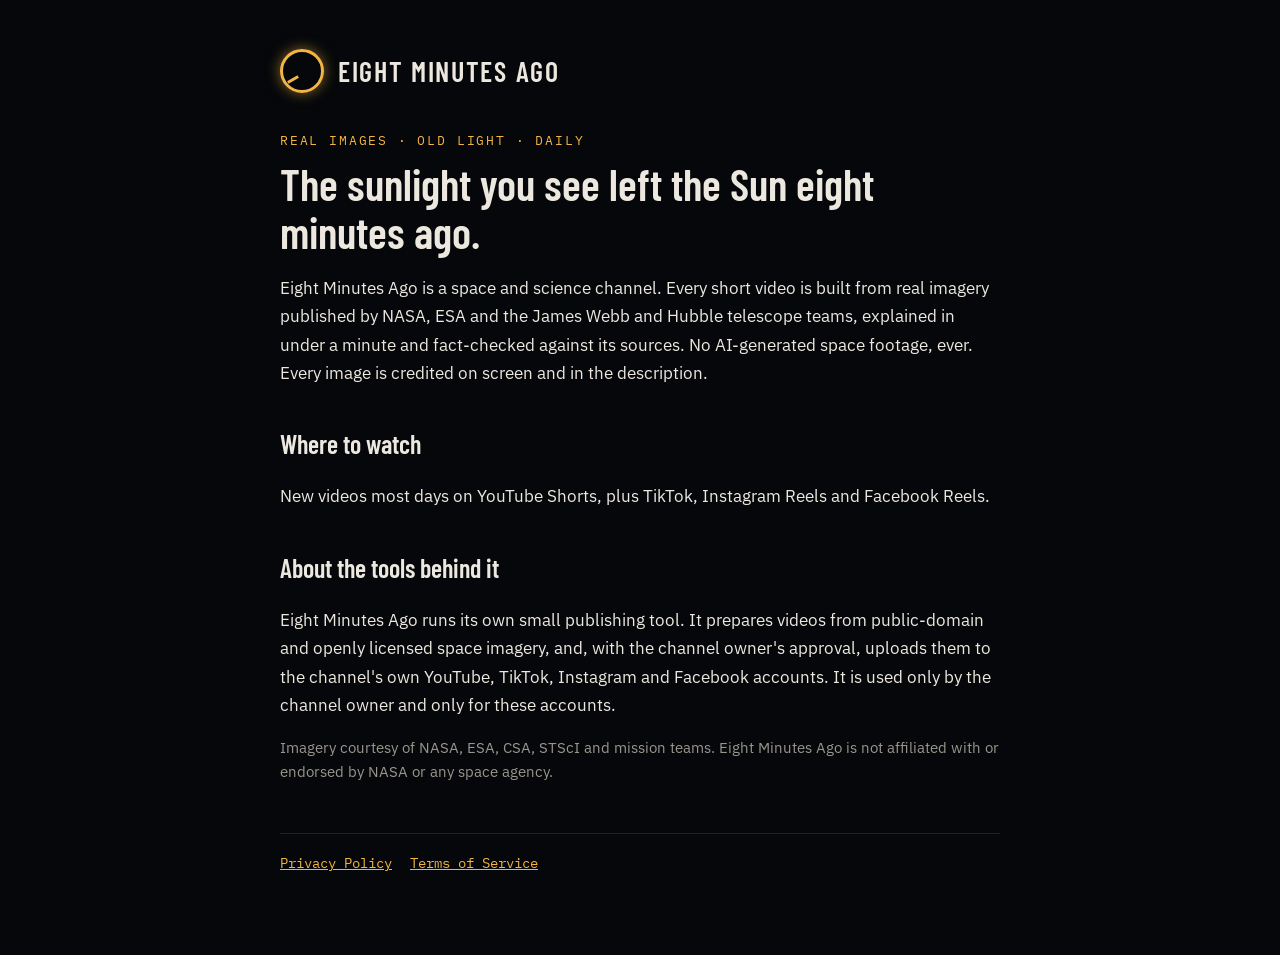
<file: index.html>
<!doctype html>
<html lang="en">
<head>
<meta charset="utf-8"><meta name="viewport" content="width=device-width, initial-scale=1">
<title>Eight Minutes Ago</title>
<meta name="description" content="Eight Minutes Ago: real space imagery, explained in under a minute.">
<link rel="preconnect" href="https://fonts.googleapis.com">
<link href="https://fonts.googleapis.com/css2?family=Barlow+Condensed:wght@600&family=IBM+Plex+Mono&family=IBM+Plex+Sans:wght@400;600&display=swap" rel="stylesheet">
<link rel="stylesheet" href="style.css">
</head>
<body>
<div class="wrap">
  <header><div class="ring" aria-hidden="true"></div><div class="brand">Eight Minutes Ago</div></header>
  <div class="tag">Real images &middot; Old light &middot; Daily</div>
  <h1>The sunlight you see left the Sun eight minutes ago.</h1>
  <p>Eight Minutes Ago is a space and science channel. Every short video is built from real imagery published by
     NASA, ESA and the James Webb and Hubble telescope teams, explained in under a minute and fact-checked against
     its sources. No AI-generated space footage, ever. Every image is credited on screen and in the description.</p>
  <h2>Where to watch</h2>
  <p>New videos most days on YouTube Shorts, plus TikTok, Instagram Reels and Facebook Reels.</p>
  <h2>About the tools behind it</h2>
  <p>Eight Minutes Ago runs its own small publishing tool. It prepares videos from public-domain and openly
     licensed space imagery, and, with the channel owner's approval, uploads them to the channel's own YouTube,
     TikTok, Instagram and Facebook accounts. It is used only by the channel owner and only for these accounts.</p>
  <p class="muted">Imagery courtesy of NASA, ESA, CSA, STScI and mission teams. Eight Minutes Ago is not affiliated with
     or endorsed by NASA or any space agency.</p>
  <nav><a href="privacy.html">Privacy Policy</a><a href="terms.html">Terms of Service</a></nav>
</div>
</body>
</html>
</file>
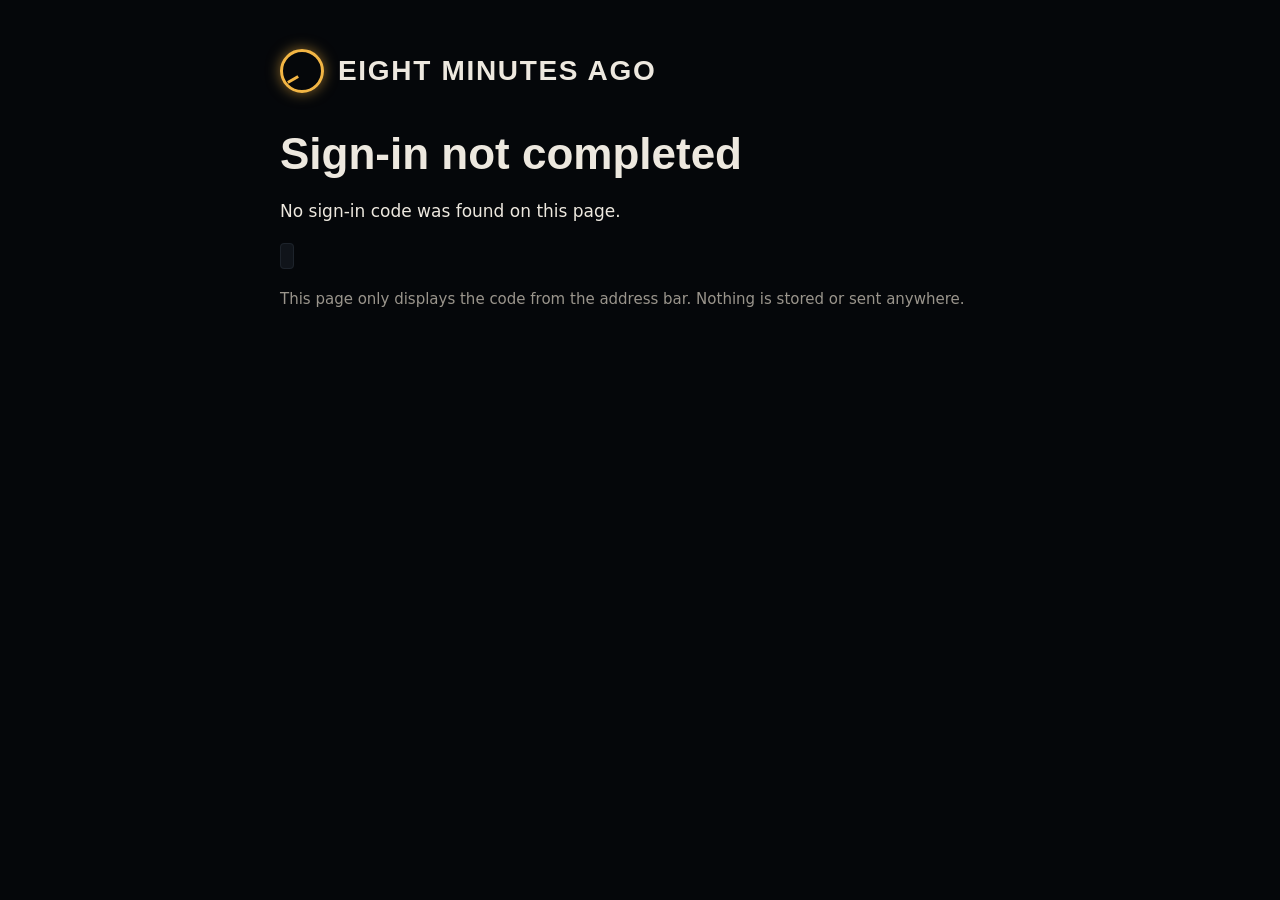
<file: callback.html>
<!doctype html>
<html lang="en">
<head>
<meta charset="utf-8"><meta name="viewport" content="width=device-width, initial-scale=1">
<meta name="robots" content="noindex">
<title>Sign-in complete · Eight Minutes Ago</title>
<link rel="stylesheet" href="style.css">
</head>
<body>
<div class="wrap">
  <header><div class="ring" aria-hidden="true"></div><div class="brand">Eight Minutes Ago</div></header>
  <h1 id="title">Sign-in complete</h1>
  <p id="msg">Copy the code below and paste it into the publishing tool on your computer.</p>
  <p><span class="code" id="code"></span></p>
  <p class="muted">This page only displays the code from the address bar. Nothing is stored or sent anywhere.</p>
</div>
<script>
  const q = new URLSearchParams(location.search);
  const code = q.get("code"), err = q.get("error") || q.get("error_description");
  if (code) { document.getElementById("code").textContent = code; }
  else {
    document.getElementById("title").textContent = "Sign-in not completed";
    document.getElementById("msg").textContent = err ? "The platform returned: " + err : "No sign-in code was found on this page.";
  }
</script>
</body>
</html>
</file>
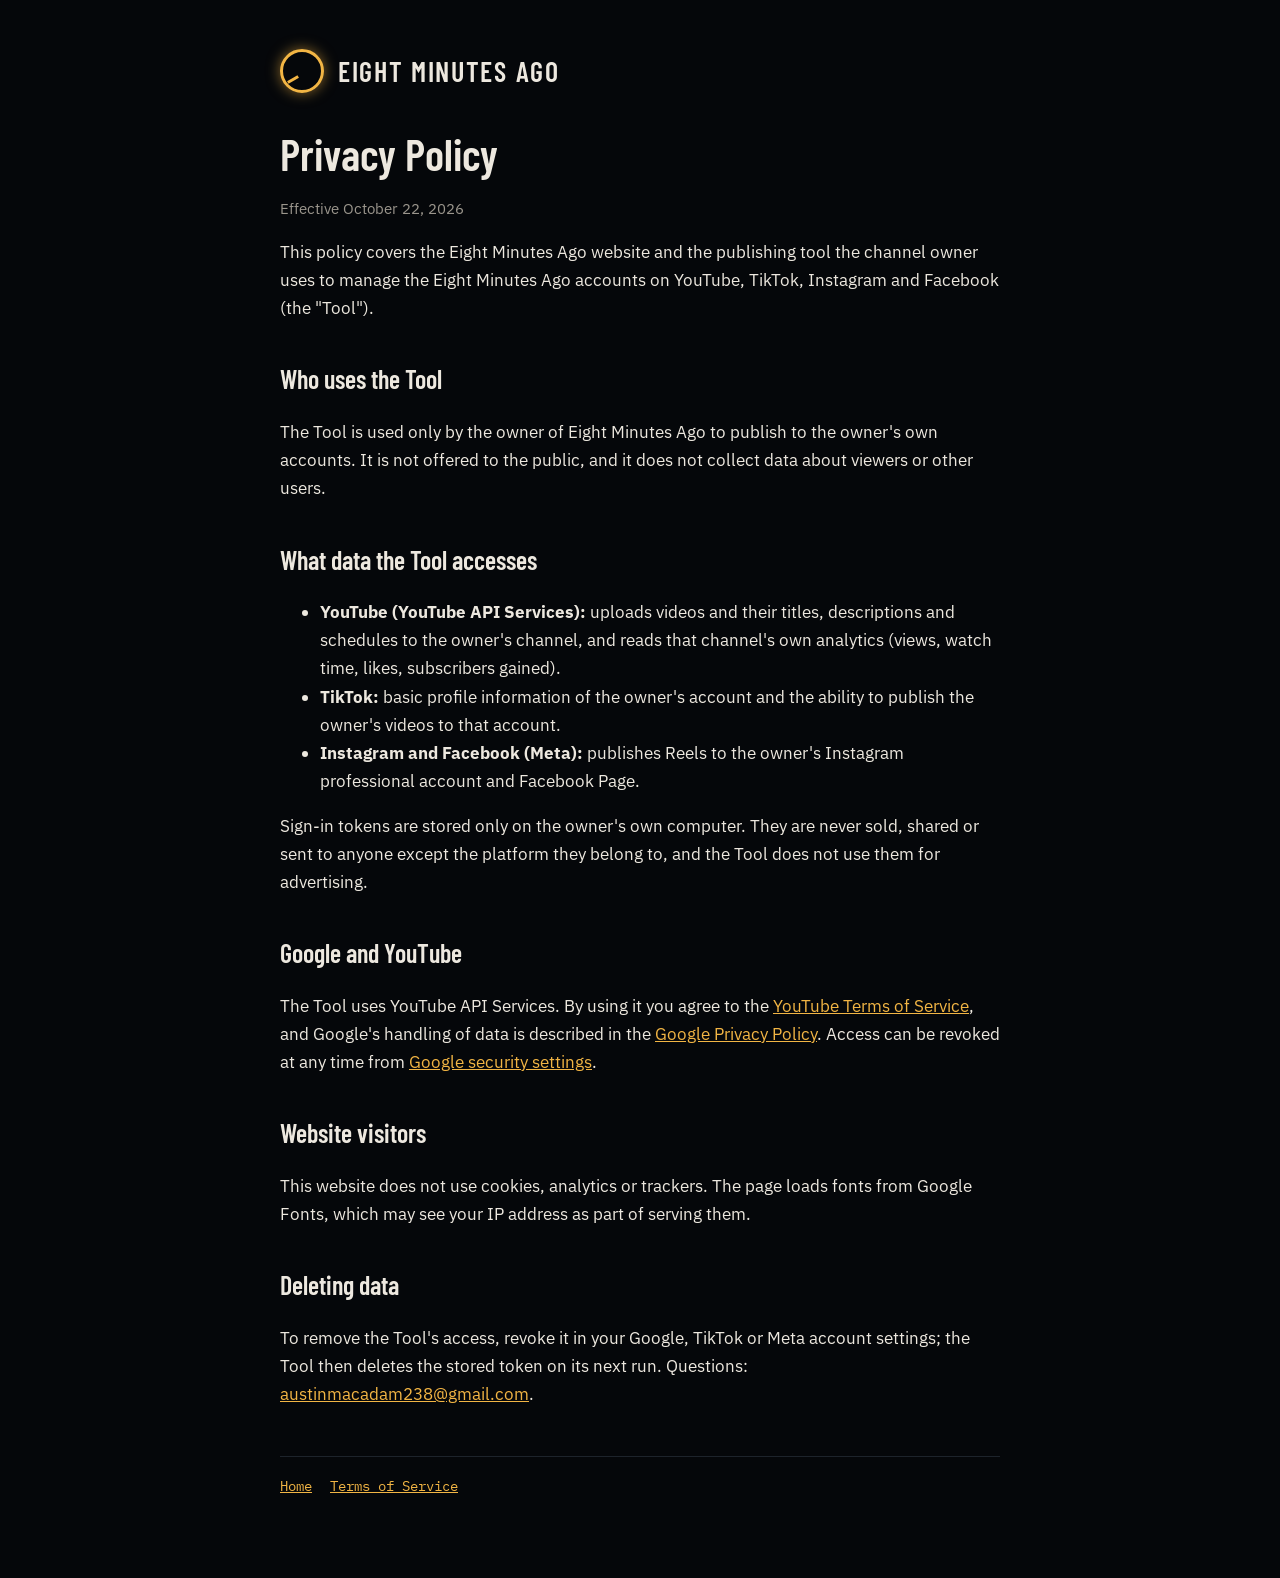
<file: privacy.html>
<!doctype html>
<html lang="en">
<head>
<meta charset="utf-8"><meta name="viewport" content="width=device-width, initial-scale=1">
<title>Privacy Policy · Eight Minutes Ago</title>
<link href="https://fonts.googleapis.com/css2?family=Barlow+Condensed:wght@600&family=IBM+Plex+Mono&family=IBM+Plex+Sans:wght@400;600&display=swap" rel="stylesheet">
<link rel="stylesheet" href="style.css">
</head>
<body>
<div class="wrap">
  <header><div class="ring" aria-hidden="true"></div><div class="brand">Eight Minutes Ago</div></header>
  <h1>Privacy Policy</h1>
  <p class="muted">Effective October 22, 2026</p>

  <p>This policy covers the Eight Minutes Ago website and the publishing tool the channel owner uses to manage the
     Eight Minutes Ago accounts on YouTube, TikTok, Instagram and Facebook (the "Tool").</p>

  <h2>Who uses the Tool</h2>
  <p>The Tool is used only by the owner of Eight Minutes Ago to publish to the owner's own accounts. It is not offered
     to the public, and it does not collect data about viewers or other users.</p>

  <h2>What data the Tool accesses</h2>
  <ul>
    <li><b>YouTube (YouTube API Services):</b> uploads videos and their titles, descriptions and schedules to the owner's
        channel, and reads that channel's own analytics (views, watch time, likes, subscribers gained).</li>
    <li><b>TikTok:</b> basic profile information of the owner's account and the ability to publish the owner's videos to
        that account.</li>
    <li><b>Instagram and Facebook (Meta):</b> publishes Reels to the owner's Instagram professional account and Facebook
        Page.</li>
  </ul>
  <p>Sign-in tokens are stored only on the owner's own computer. They are never sold, shared or sent to anyone except the
     platform they belong to, and the Tool does not use them for advertising.</p>

  <h2>Google and YouTube</h2>
  <p>The Tool uses YouTube API Services. By using it you agree to the
     <a href="https://www.youtube.com/t/terms">YouTube Terms of Service</a>, and Google's handling of data is described in the
     <a href="https://policies.google.com/privacy">Google Privacy Policy</a>. Access can be revoked at any time from
     <a href="https://myaccount.google.com/permissions">Google security settings</a>.</p>

  <h2>Website visitors</h2>
  <p>This website does not use cookies, analytics or trackers. The page loads fonts from Google Fonts, which may see your
     IP address as part of serving them.</p>

  <h2>Deleting data</h2>
  <p>To remove the Tool's access, revoke it in your Google, TikTok or Meta account settings; the Tool then deletes the
     stored token on its next run. Questions: <a href="mailto:austinmacadam238@gmail.com">austinmacadam238@gmail.com</a>.</p>

  <nav><a href="index.html">Home</a><a href="terms.html">Terms of Service</a></nav>
</div>
</body>
</html>
</file>
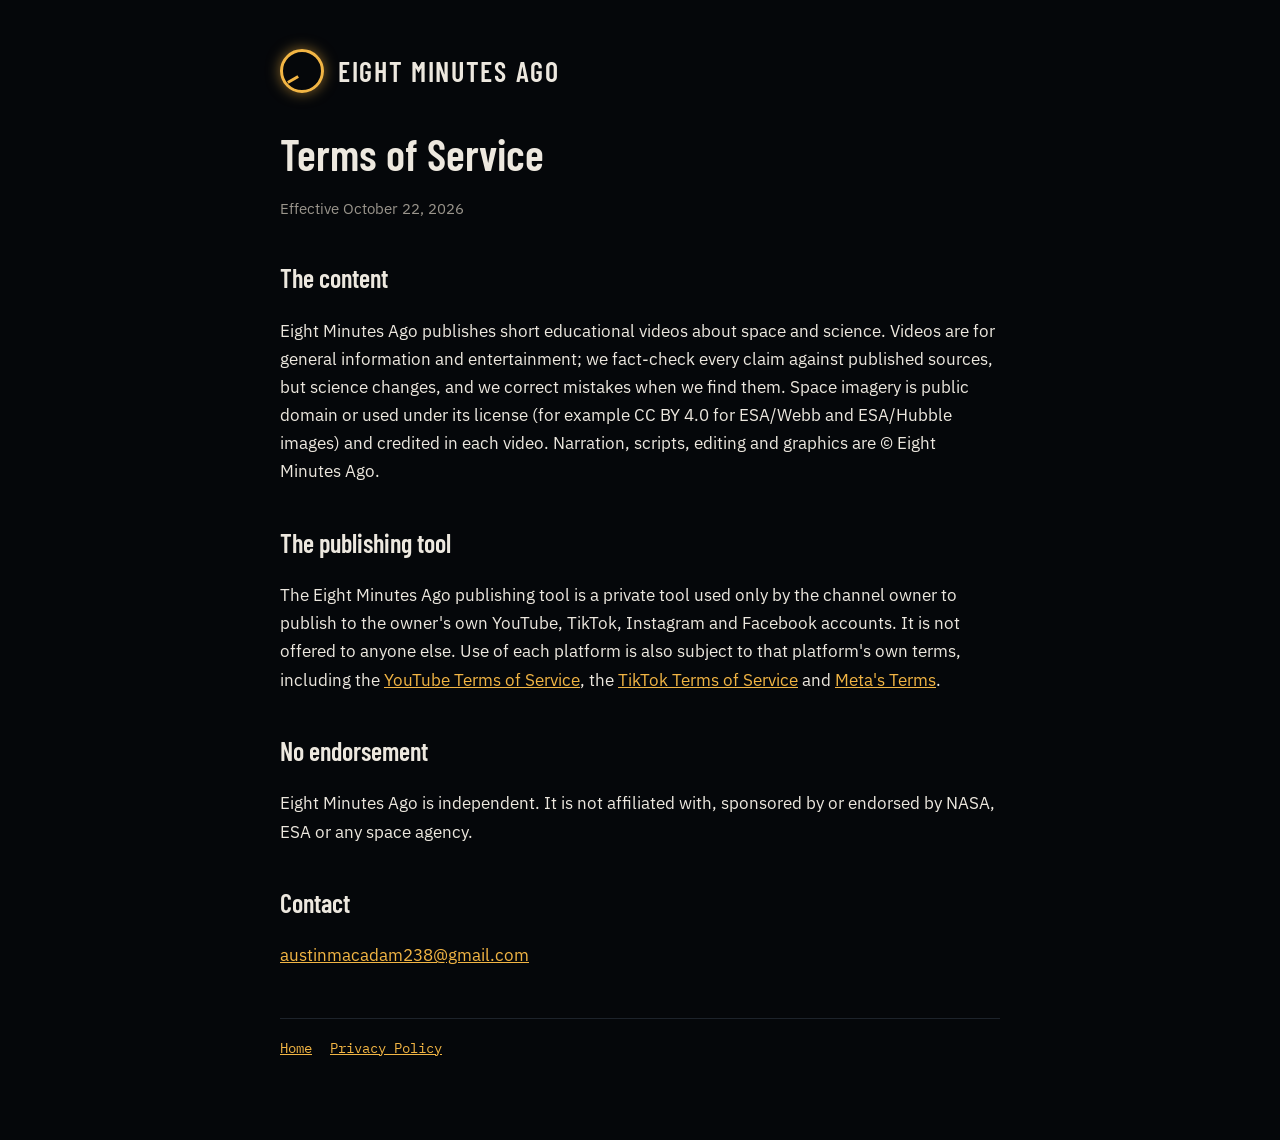
<file: terms.html>
<!doctype html>
<html lang="en">
<head>
<meta charset="utf-8"><meta name="viewport" content="width=device-width, initial-scale=1">
<title>Terms of Service · Eight Minutes Ago</title>
<link href="https://fonts.googleapis.com/css2?family=Barlow+Condensed:wght@600&family=IBM+Plex+Mono&family=IBM+Plex+Sans:wght@400;600&display=swap" rel="stylesheet">
<link rel="stylesheet" href="style.css">
</head>
<body>
<div class="wrap">
  <header><div class="ring" aria-hidden="true"></div><div class="brand">Eight Minutes Ago</div></header>
  <h1>Terms of Service</h1>
  <p class="muted">Effective October 22, 2026</p>

  <h2>The content</h2>
  <p>Eight Minutes Ago publishes short educational videos about space and science. Videos are for general information and
     entertainment; we fact-check every claim against published sources, but science changes, and we correct mistakes when
     we find them. Space imagery is public domain or used under its license (for example CC BY 4.0 for ESA/Webb and
     ESA/Hubble images) and credited in each video. Narration, scripts, editing and graphics are &copy; Eight Minutes Ago.</p>

  <h2>The publishing tool</h2>
  <p>The Eight Minutes Ago publishing tool is a private tool used only by the channel owner to publish to the owner's own
     YouTube, TikTok, Instagram and Facebook accounts. It is not offered to anyone else. Use of each platform is also subject
     to that platform's own terms, including the <a href="https://www.youtube.com/t/terms">YouTube Terms of Service</a>,
     the <a href="https://www.tiktok.com/legal/terms-of-service">TikTok Terms of Service</a> and
     <a href="https://www.facebook.com/terms.php">Meta's Terms</a>.</p>

  <h2>No endorsement</h2>
  <p>Eight Minutes Ago is independent. It is not affiliated with, sponsored by or endorsed by NASA, ESA or any space agency.</p>

  <h2>Contact</h2>
  <p><a href="mailto:austinmacadam238@gmail.com">austinmacadam238@gmail.com</a></p>

  <nav><a href="index.html">Home</a><a href="privacy.html">Privacy Policy</a></nav>
</div>
</body>
</html>
</file>
<file: style.css>
:root { --void: #05070a; --amber: #f2b544; --bone: #ede8df; --muted: #9a958c; --line: #1d232b; }
* { box-sizing: border-box; }
body { margin: 0; background: var(--void); color: var(--bone); font: 17px/1.65 "IBM Plex Sans", system-ui, -apple-system, Segoe UI, sans-serif; }
a { color: var(--amber); }
.wrap { max-width: 760px; margin: 0 auto; padding: 48px 20px 80px; }
header { display: flex; align-items: center; gap: 14px; margin-bottom: 36px; }
.ring { width: 44px; height: 44px; border-radius: 50%; border: 3px solid var(--amber); box-shadow: 0 0 14px rgba(242,181,68,.55); position: relative; flex: none; }
.ring::after { content: ""; position: absolute; left: 4px; bottom: 9px; width: 12px; height: 3px; background: var(--amber); transform: rotate(-30deg); }
.brand { font-family: "Barlow Condensed", Impact, sans-serif; font-weight: 600; letter-spacing: .06em; font-size: 28px; text-transform: uppercase; }
.tag { font-family: "IBM Plex Mono", ui-monospace, monospace; color: var(--amber); letter-spacing: .14em; font-size: 13px; text-transform: uppercase; }
h1 { font-family: "Barlow Condensed", Impact, sans-serif; font-weight: 600; font-size: 44px; line-height: 1.1; margin: 8px 0 18px; }
h2 { font-family: "Barlow Condensed", Impact, sans-serif; font-weight: 600; font-size: 26px; margin: 36px 0 8px; }
p, li { color: var(--bone); }
.muted { color: var(--muted); font-size: 15px; }
nav { margin-top: 48px; padding-top: 18px; border-top: 1px solid var(--line); font-family: "IBM Plex Mono", ui-monospace, monospace; font-size: 14px; }
nav a { margin-right: 18px; }
code, .code { font-family: "IBM Plex Mono", ui-monospace, monospace; background: #10141a; border: 1px solid var(--line); padding: 2px 6px; border-radius: 4px; }
@media (max-width: 520px) { h1 { font-size: 34px; } .wrap { padding-top: 28px; } }
</file>
